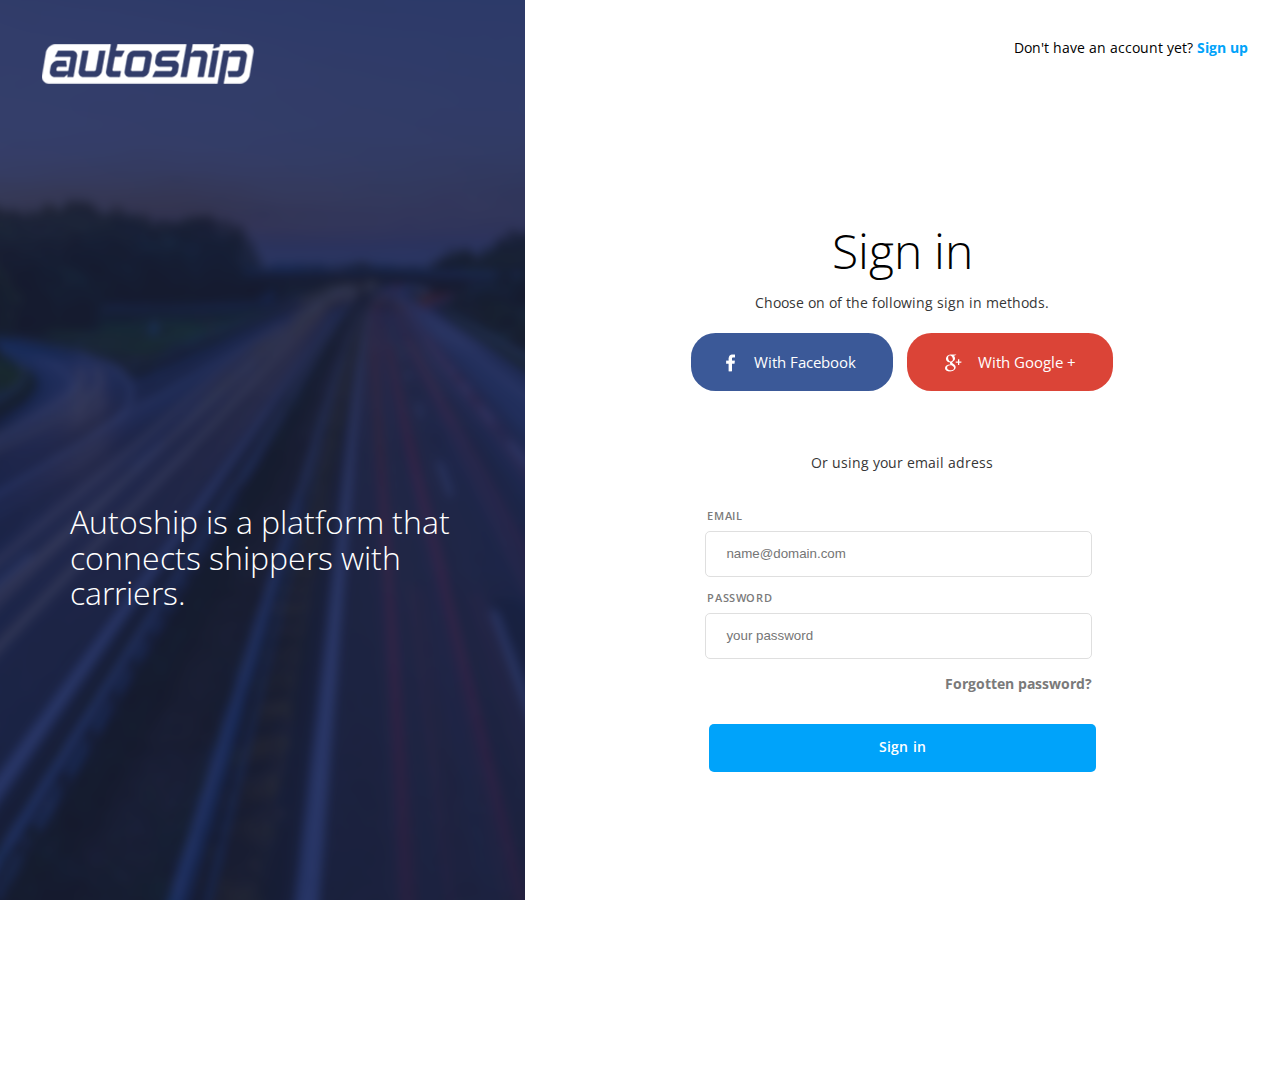
<file: login.html>
<!DOCTYPE html>
<html lang="en">
<head>
    <meta charset="UTF-8">
    <meta name="viewport" content="width=device-width, initial-scale=1.0">
    <title>Autotransport | LOGIN</title>
    
    <link rel="stylesheet" href="style-lg.css">
        <link href="https://fonts.googleapis.com/css?family=Open+Sans:300,600,400,700,800" rel="stylesheet">
    <link href="https://fonts.googleapis.com/css?family=Montserrat:400,600" rel="stylesheet">
</head>
<body>
    
    <section id="naslovna">
  
      <div class="row">
          <div class="col-md-first">
              
              <div class="logo">
                
                  <a href="/index.html" style="cursor: default;"> <img src="loginImg/autoship-logo.png" alt=""  ></a>
                  </div>
                  <h2 class="naslovna-heading">Autoship is a platform that connects shippers with carriers.</h2>
                  
                  <h4 class="naslovna-copyright">Copyright &copy; 2018 Autoship. All Rights Reserved.</h4>
              
          </div>
          
          <div class="col-md-second">
            <h5 class="account-heading" style="float:right; cursor: default;" >Don't have an account yet? <a href="/register.html">Sign up</a></h5>
            
            <div class="signin-heading">
                <h2 class="signin-h2">Sign in</h2>
                <p class="signin-p">Choose on of the following sign in methods.</p>
                <div class="heading-buttons">
                 
                    <a class="facebook-button" style="margin-right:10px;" href="https://facebook.com" target="_blank"><img class="fb-icon" src="loginImg/facebook-ikonica.png" alt="">With Facebook</a>
                     <a class="google-button" href="https://plus.google.com" target="_blank"><img class="google-icon" src="loginImg/google-ikonica.png" alt="">With Google +</a>

                          
                </div>
                
                <h4 class="email-info">Or using your email adress</h4>
            </div>
            
            <div class="input-box">
                <form action="">
                    <h5>EMAIL</h5>
                    <input type="text" placeholder="name@domain.com">
                    
                    <h5>PASSWORD</h5>
                    <input type="password" placeholder="your password">
                    
                    <h4 class="forgotten" style="text-align:right;">Forgotten password?</h4>
                    
                    <a class="sign-button" href="/posiljaoci.html">Sign in</a>
                </form>
            </div>
          </div>
      </div>
      
    </section>
    
</body>
</html>
</file>
<file: style-lg.css>
html,
body,
div,
span,
applet,
object,
iframe,
h1,
h2,
h3,
h4,
h5,
h6,
p,
blockquote,
pre,
a,
abbr,
acronym,
address,
big,
cite,
code,
del,
dfn,
em,
img,
ins,
kbd,
q,
s,
samp,
small,
strike,
strong,
sub,
sup,
tt,
var,
b,
u,
i,
center,
dl,
dt,
dd,
ol,
ul,
li,
fieldset,
form,
label,
legend,
table,
caption,
tbody,
tfoot,
thead,
tr,
th,
td,
article,
aside,
canvas,
details,
embed,
figure,
figcaption,
footer,
header,
hgroup,
menu,
nav,
output,
ruby,
section,
summary,
time,
mark,
audio,
video {
    margin: 0;
    padding: 0;
    border: 0;
    font-size: 100%;
    font: inherit;
    vertical-align: baseline;
    
}

html,body{
    width: 100%;
    height: 100%;
    overflow-x: hidden;
}

/* HTML5 display-role reset for older browsers */

article,
aside,
details,
figcaption,
figure,
footer,
header,
hgroup,
menu,
nav,
section {
    display: block;
}

body {
    line-height: 1;
}

ol,
ul {
    list-style: none;
}

blockquote,
q {
    quotes: none;
}

blockquote:before,
blockquote:after,
q:before,
q:after {
    content: '';
    content: none;
}

table {
    border-collapse: collapse;
    border-spacing: 0;
}

*{
    box-sizing: border-box;
}

body{
    max-width: 100%;
    min-height: 100vh;
    font-family: 'Open Sans', sans-serif;
    margin: 0;
    padding: 0;
}


#naslovna{
    width: 100%;
    height: 100%;
    margin: 0;
    padding: 0;
}


.row{
    width: 100%;
    height: 100%;
}

.col-md-first{
    width:38.5%;
    height: 1080px;
    float:left;
    background-image: url(loginImg/autoship-background-slika.png);
    background-size: cover;
    background-repeat: no-repeat;
    background-position: center;
    
    
}

.logo{
    width: 212px;
    height: auto;
    margin-left: 42px;
    margin-top: 44px;
}

.naslovna-heading{
    margin-top: 418px;
    width: 526px;
    height: 76px;
    display: block;
    margin-left: auto;
    margin-right: auto;
    padding-right: 5px;
    font-size: 36px;
    font-weight: 300;
    font-style:normal;
    font-stretch: normal;
    line-height: 1.11;
    letter-spacing: normal;
    text-align: left;
    color: #ffffff;
} 
.naslovna-copyright{
    margin-top: 419px;
    color: rgba(255,255,255,0.42);
    margin-left: 100px;
    font-size: 15px;
    font-weight: normal;
    line-height: 1.73;
}

.col-md-second{
    width:61.5%;
    min-height: 100vh !important;
    overflow: auto;
    float: left;
}

.account-heading{
    margin-top: 34px;
    margin-right: 32px;
    font-size: 14px;
    font-weight: normal;
    font-style: normal;
    text-align: left;
    color: #000000;
    line-height: 2;
}

.account-heading a{
    font-weight: bold;
    color:#00a3fa;
    text-decoration: none;
}

.signin-heading{
    margin-top:264px;
    display: block;
    margin-left: auto;
    margin-right: auto;
    text-align: center;
}

.signin-h2{
    font-size: 48px;
    font-weight: 300;
    font-style: normal;
    font-stretch: normal;
    text-align: center;
    color: #000000;
}

.signin-p{
    margin-top: 21px;
    font-size: 14px;
    font-weight: normal;
    font-stretch: normal;
    letter-spacing: normal;
    color: #363636;
    margin-bottom: 40px;
}

.facebook-button{
    
   padding-top: 19px;
   padding-bottom: 19px;
    padding-left: 54px;
    padding-right: 37px;
    font-size: 15px;
    color: #ffffff;
    background-color: #3b5998;
    border-radius: 24.5px;
    text-decoration: none;
}

.fb-icon{
  position: relative;
      right:19px;
    top:4px;
}

.facebook-button:hover{
    background-color: #ffffff;
    color:#3b5998;
    border: solid 1px #3b5998;
    transition: all 0.2s;
}

.google-button{
    padding-top: 19px;
   padding-bottom: 19px;
    padding-left: 54px;
    padding-right: 37px;
    font-size: 15px;
    color: #ffffff;
    background-color: #db4437;
    text-decoration: none;
    border-radius: 24.5px;
}

.google-icon{
    position: relative;
    right: 16px;
    top:4px;
}

.google-button:hover{
    background-color: #ffffff;
    color:#db4437;
    border:solid 1px #db4437;
    transition: all 0.2s;
}

.email-info{
    margin-top: 86px;
    font-size: 14px;
    font-weight: normal;
    font-style: normal;
    letter-spacing: normal;
    color: #363636;
}
.input-box{
    width:420px;
    height: 320px;
    display: block;
    margin: 40px auto;
}

.input-box h5{
    margin-left: 15px;
    margin-top: 15px;
    margin-bottom: 10px;
    font-size: 11px;
    font-weight: 600;
    font-style: normal;
    letter-spacing: 0.6px;
    color: #7a7a7a;
    
}


.input-box input{
    width:92%;
    height:46px;
    margin-left:13px;
    border-radius: 5px;
    border:1px solid #dfdfdf;
    padding-left: 20px;
}

.input-box input:focus{
    outline-color: white;
    border: 1px solid #7a7a7a;
}


.forgotten{
    margin-right: 20px;
    margin-top: 18px;
    margin-bottom: 33px;
    font-size: 14px;
    font-weight: bold;
    font-style: normal;
    font-stretch: normal;
    letter-spacing: normal;
    color: #7a7a7a;
    
}


.sign-button{
    display: block;
    width:92%;
    height: 48px;
    margin: auto;
    text-align: center;
    font-size: 14px;
    font-weight: 600;
    font-style: normal;
    font-stretch: normal;
    letter-spacing: 0.1px;
    color: #ffffff;
    padding-top: 16px;
    background-color: #00a3fa;
    text-decoration: none;
    border-radius: 5px;
}

.sign-button:hover{
    background-color: #ffffff;
    color:#00a3fa;
    border: solid 1px #00a3fa;
    transition: all 0.2s;
}

input:focus::-webkit-input-placeholder { color:transparent; }
input:focus:-moz-placeholder { color:transparent; } /* FF 4-18 */
input:focus::-moz-placeholder { color:transparent; } /* FF 19+ */
input:focus:-ms-input-placeholder { color:transparent; }

@media screen and (max-width: 1679px){
    
    
    
.naslovna-heading{
    margin-top: 418px;
    width: 526px;
    height: 76px;
    display: block;
    margin-left: 70px;
    font-size: 34px;
   
} 
.naslovna-copyright{
    margin-top: 419px;
    color: rgba(255,255,255,0.42);
    margin-left: 70px;
    font-size: 15px;
    font-weight: normal;
    line-height: 1.73;
}
    
    .col-md-first{
        width: 41%;
    }
    
    .col-md-second{
    width:59%;
    
}
}

@media screen and (max-width: 1441px){
    .naslovna-heading{
    width: 450px;
    height: auto;
    font-size: 32px;
    }
    
    .naslovna-copyright{
    
    margin-left: 70px;
    font-size: 14px;
    margin-top: 391px;
}
}


@media screen and (max-width: 1221px){
    
   .logo{
    width: 212px;
    height: auto;
    margin-left: 32px;
    margin-top: 44px;
}

.naslovna-heading{
    width: 450px;
    height: auto;
    font-size: 32px;
    margin-left:30px;
    }
    
    .naslovna-copyright{
    
    margin-left: 40px;
 
}
    
    }

@media screen and (max-width:1090px){
    
    
    .naslovna-heading{
    width: 400px;
    height: auto;
    font-size: 28px;
    
    }
}

@media screen and (max-width:961){
    .naslovna-heading{
        width: 350px;
        margin-top: 380px;
        font-size: 25px;
        width: 360px;
        margin-left: 20px;
    }
    
      .naslovna-copyright{
  
    font-size: 13px;
    margin-top: 361px;
}
}

@media screen and (max-height:920px){
    .signin-heading{
    margin-top:30%;
    display: block;
    margin-left: auto;
    margin-right: auto;
    text-align: center;
}
}

@media screen and (max-width:940px){
    
    .col-md-first{
        display: none;
        visibility: hidden;
    }
    .col-md-second{
        width: 100%;
        margin: auto;
        height: 100vh !Important;
    }
}

@media screen and (max-width:491px){
   
.facebook-button{
    width: 130px;
   
   padding-top: 17px;
   padding-bottom: 17px;
    padding-left: 30px;
    padding-right: 20px;
    font-size: 13px;
    color: #ffffff;
    background-color: #3b5998;
    border-radius: 24.5px;
    text-decoration: none;
    margin-bottom: 10px;
  
    
}

.fb-icon{
  position: relative;
      right:16px;
    top:4px;
}

.facebook-button:hover{
    background-color: #ffffff;
    color:#3b5998;
    border: solid 1px #3b5998;
    transition: all 0.2s;
}

.google-button{
     width: 130px;
   
    padding-top: 17px;
   padding-bottom: 17px;
    padding-left: 30px;
    padding-right: 20px;
    font-size: 13px;
    color: #ffffff;
    background-color: #db4437;
    text-decoration: none;
    border-radius: 24.5px;
}
 
    .input-box{
    width:100%;
    height: 320px;
    margin-top: 50px;
        margin-left: auto;
        margin-right: auto;
}
    
    .input-box h5{
    margin-left: 30px;
   
    
}
    
    .input-box input {
        width: 83%;
        
        display: block;
        margin-left: auto !important;
        margin-right: auto !important;
    }
    
    
.forgotten{
    margin-right: 38px;
    }
    .sign-button{
        width: 83%;
    }
}

@media screen and (max-width:351px) {
    
      
.facebook-button{
    width: 130px;
   
   padding-top: 17px;
   padding-bottom: 17px;
    padding-left: 25px;
    padding-right: 21px;
    font-size: 13px;
    color: #ffffff;
    background-color: #3b5998;
    border-radius: 24.5px;
    text-decoration: none;
    margin-bottom: 10px;
  
    
}
    
    .fb-icon{
  display: none;
        visibility: hidden;
}
    .google-icon{
        display: none;
        visibility: hidden;
    }
}
</file>
